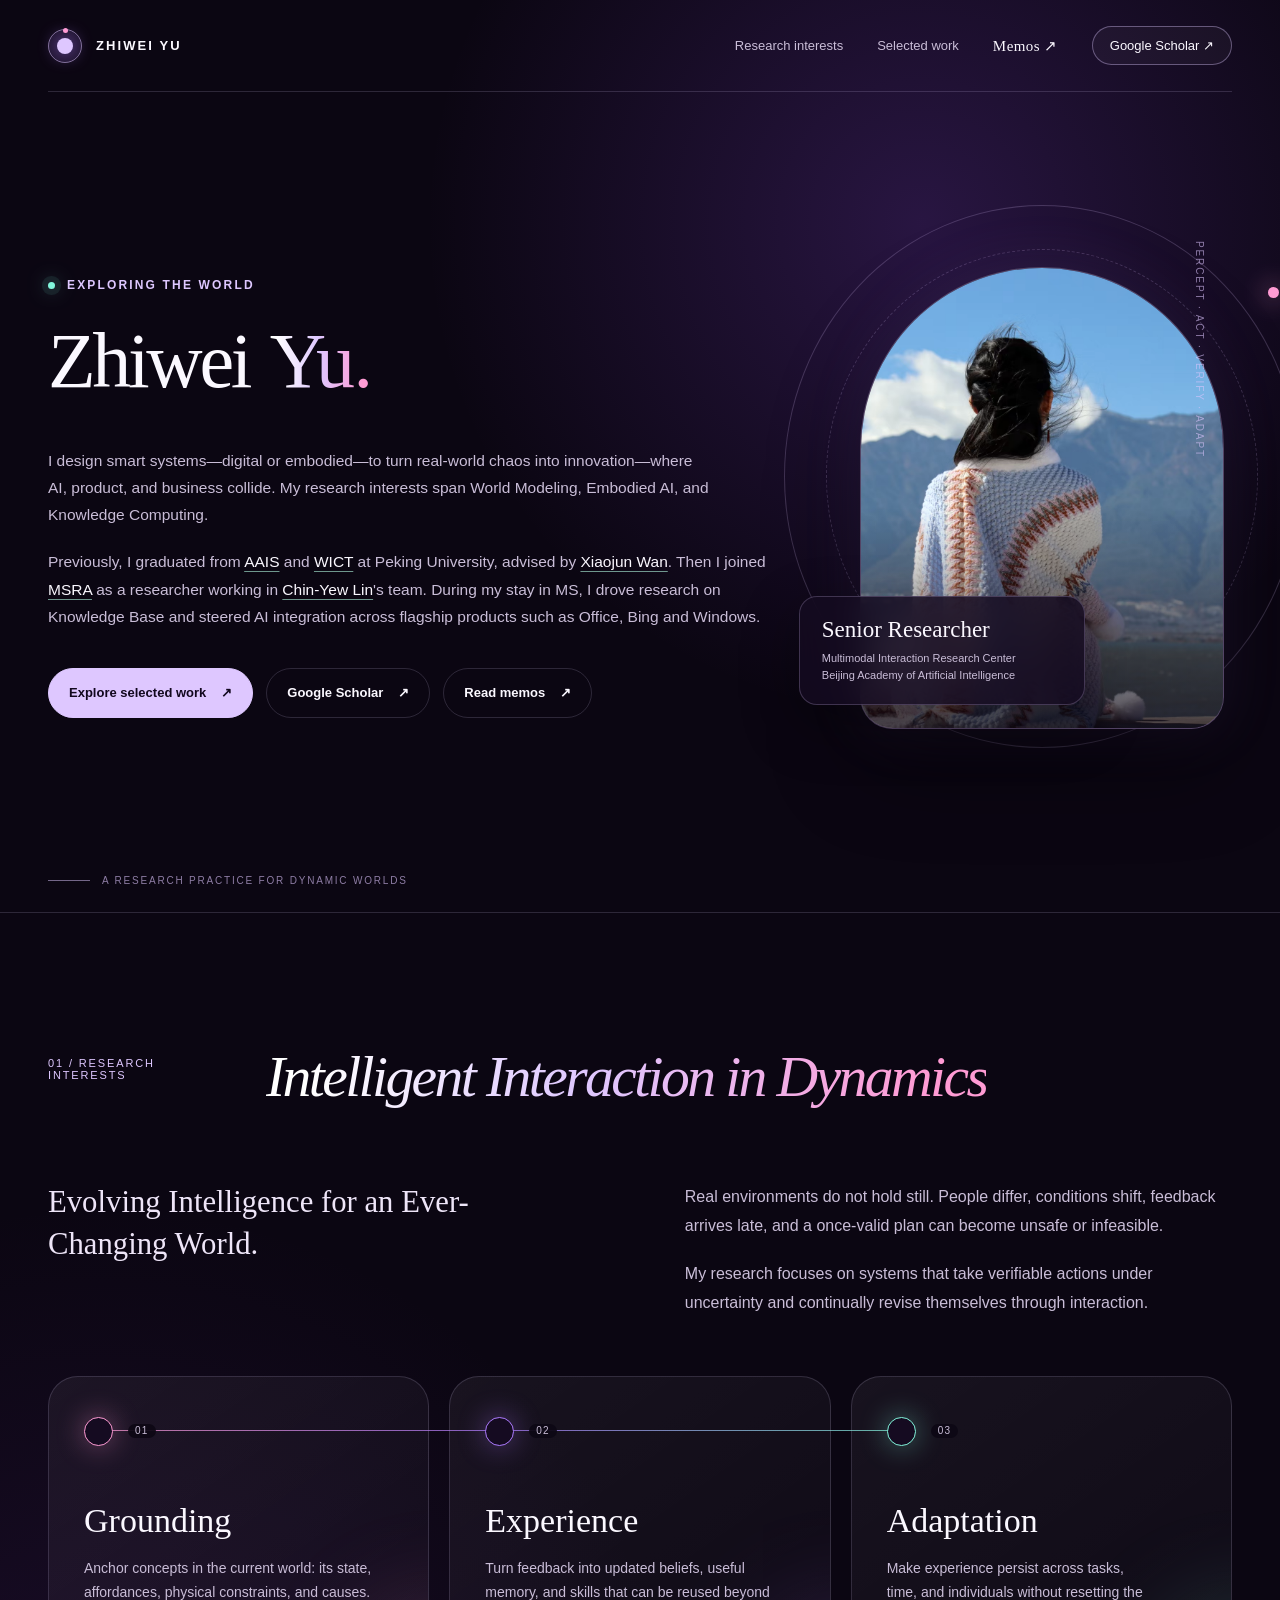
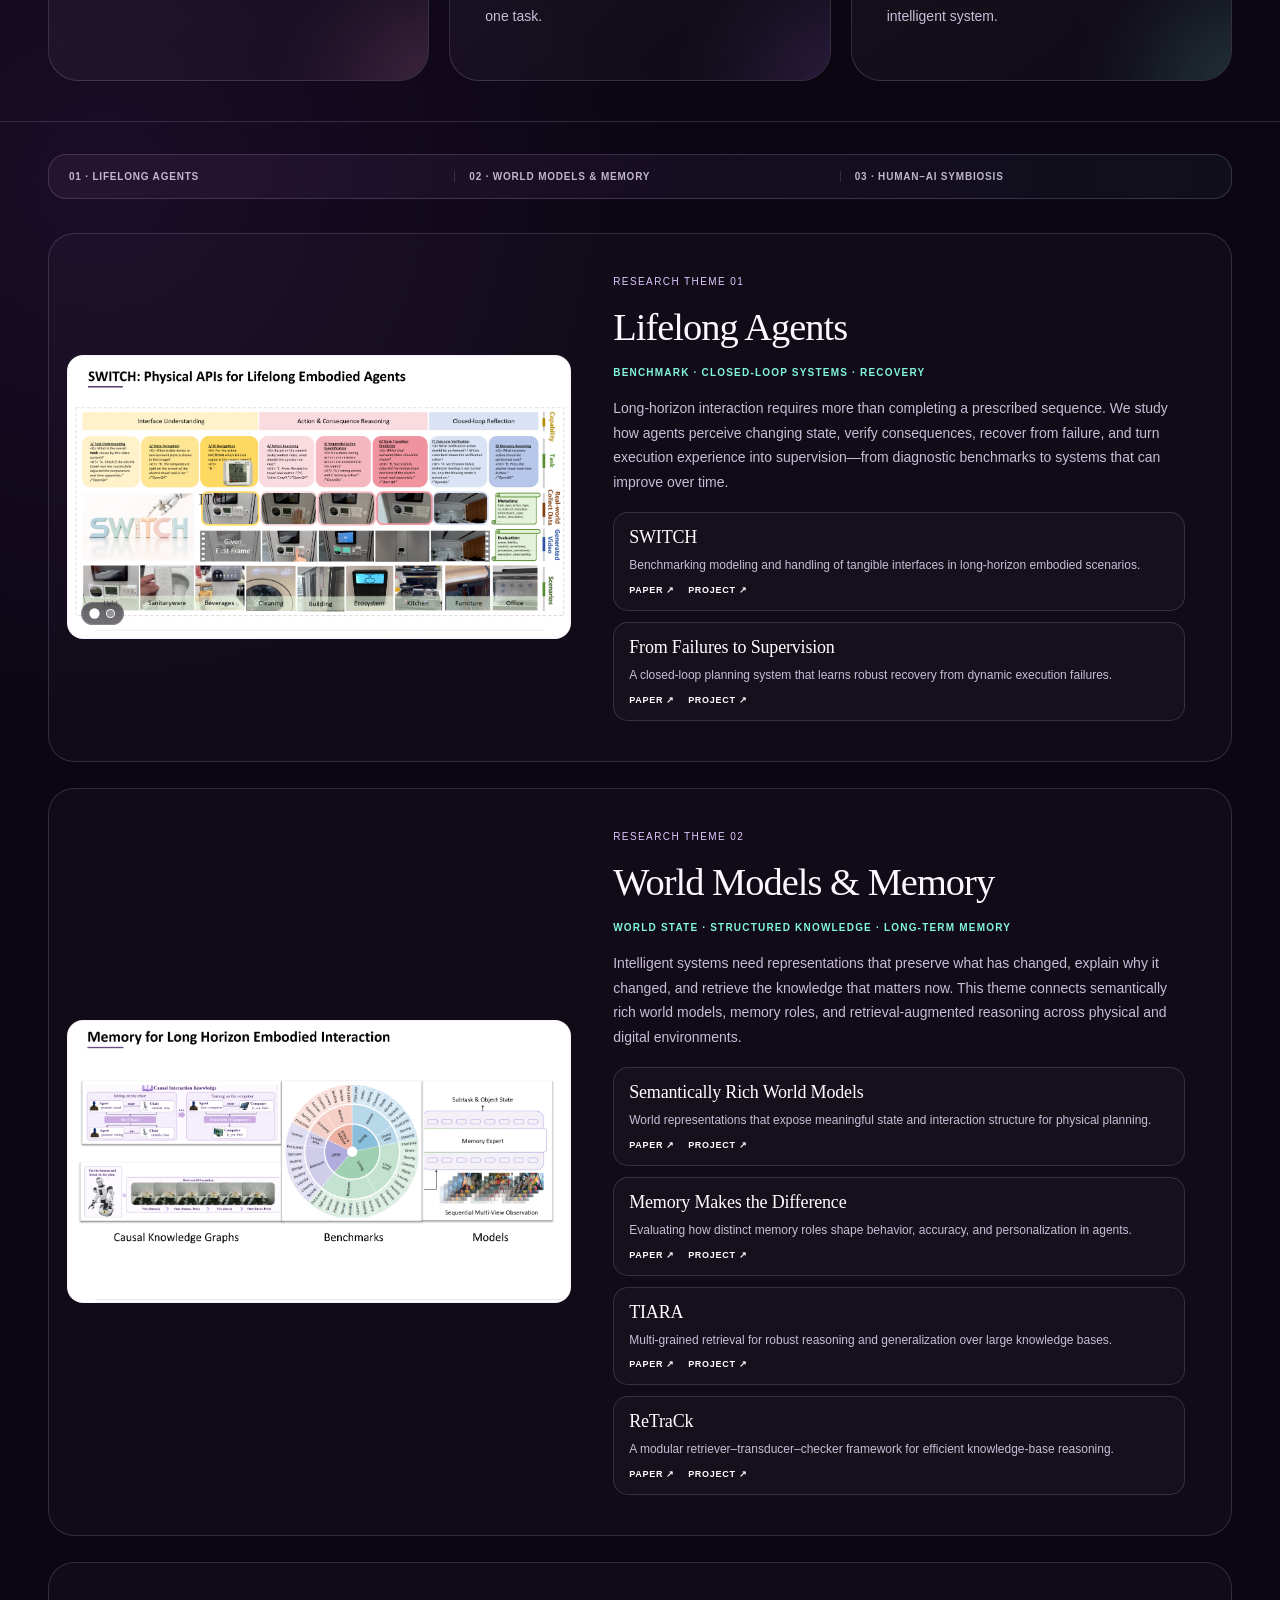
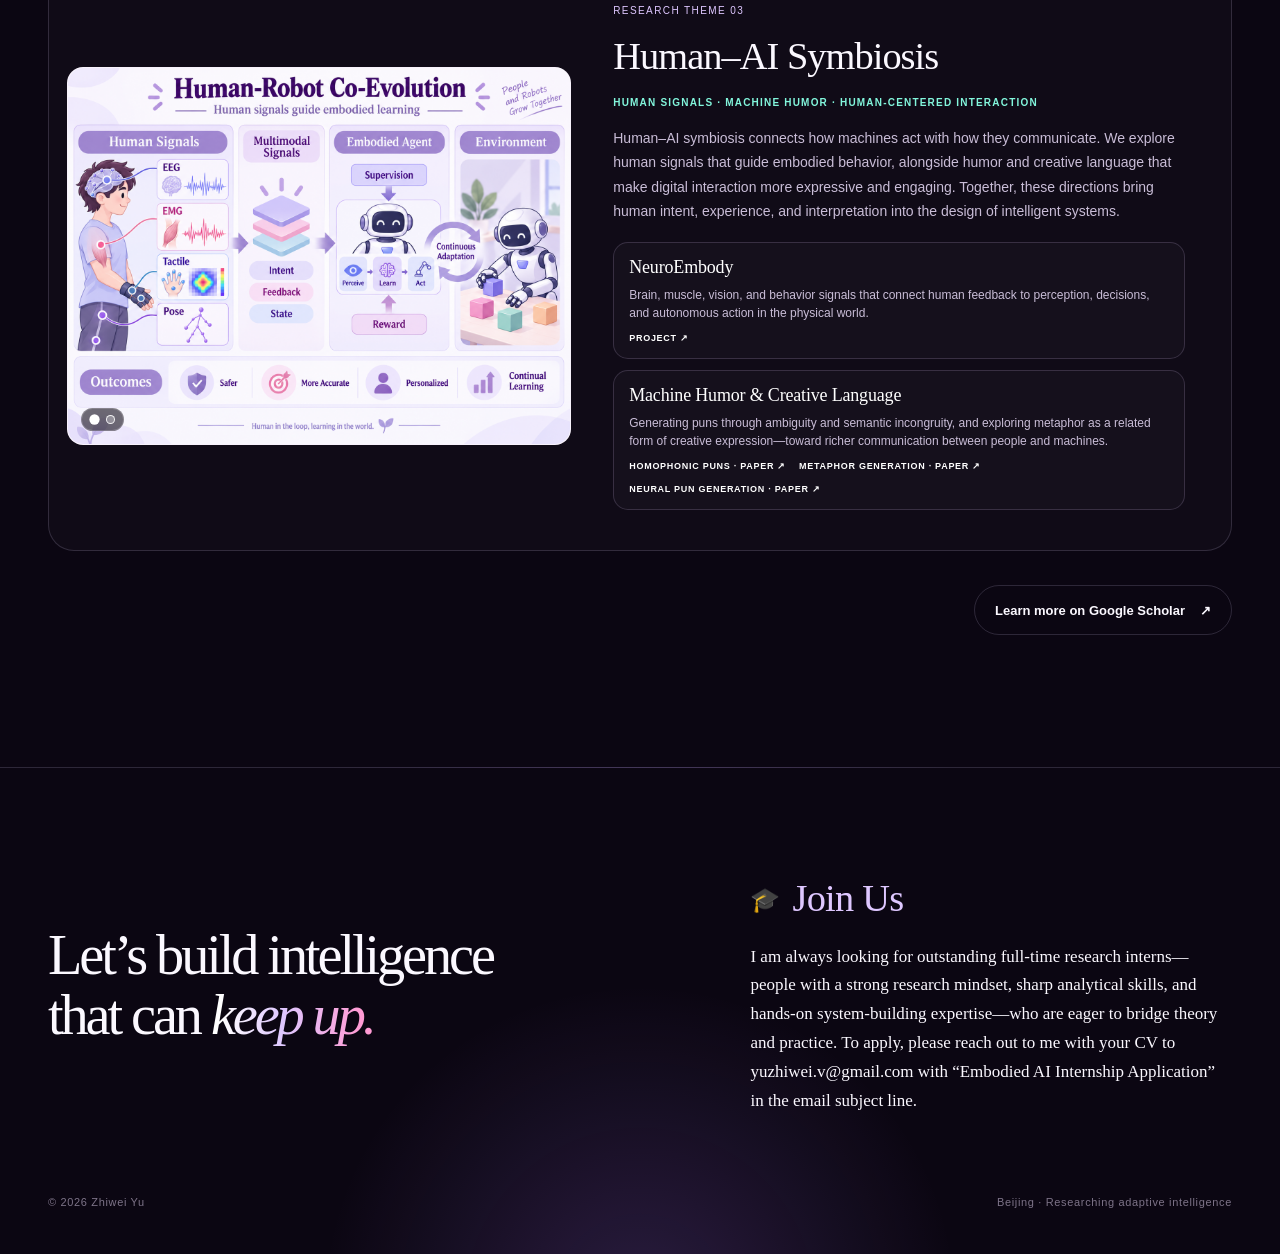
<file: index.html>
<!doctype html>
<html lang="en">
  <head>
    <meta charset="utf-8" />
    <meta name="viewport" content="width=device-width, initial-scale=1" />
    <meta
      name="description"
      content="Zhiwei Yu studies closed-loop, long-horizon intelligent interaction through world models, embodied AI, memory, and adaptation."
    />
    <meta name="theme-color" content="#0b0612" />
    <link rel="canonical" href="https://yuzhiwei-v.github.io/" />
    <link rel="icon" type="image/svg+xml" href="data:image/svg+xml,%3Csvg xmlns='http://www.w3.org/2000/svg' viewBox='0 0 64 64'%3E%3Crect width='64' height='64' rx='18' fill='%230b0612'/%3E%3Ccircle cx='32' cy='32' r='18' fill='none' stroke='%23ad7bff' stroke-width='4'/%3E%3Ccircle cx='32' cy='32' r='7' fill='%2382f6dc'/%3E%3C/svg%3E" />
    <link rel="stylesheet" href="./styles.css" />
    <script src="./gallery.js" defer></script>
    <meta property="og:type" content="website" />
    <meta property="og:url" content="https://yuzhiwei-v.github.io/" />
    <meta property="og:title" content="Zhiwei Yu · Intelligent Interaction in Dynamics" />
    <meta
      property="og:description"
      content="Closed-loop intelligence for long-horizon interaction in changing environments."
    />
    <meta name="twitter:card" content="summary_large_image" />
    <meta name="twitter:title" content="Zhiwei Yu · Intelligent Interaction in Dynamics" />
    <meta
      name="twitter:description"
      content="Closed-loop intelligence for long-horizon interaction in changing environments."
    />
    <title>Zhiwei Yu · Intelligent Interaction in Dynamics</title>
  </head>
  <body>
    <a class="skip-link" href="#main-content">Skip to content</a>
    <div class="aurora" aria-hidden="true"></div>

    <header class="site-header shell">
      <nav class="nav" aria-label="Primary navigation">
        <a class="brand" href="#top" aria-label="Zhiwei Yu home">
          <span class="brand-orbit" aria-hidden="true"></span>
          Zhiwei Yu
        </a>
        <div class="nav-links">
          <a data-secondary href="#interests">Research interests</a>
          <a data-secondary href="#work">Selected work</a>
          <a class="memo-link" href="./memos/index.html">Memos <span aria-hidden="true">↗</span></a>
          <a
            class="scholar-link"
            href="https://scholar.google.com/citations?user=h6rZDMkAAAAJ&hl=en"
            target="_blank"
            rel="noreferrer"
          >
            Google Scholar <span aria-hidden="true">↗</span>
          </a>
        </div>
      </nav>
    </header>

    <main id="main-content">
      <section class="hero shell" id="top">
        <div class="hero-content">
          <p class="eyebrow">
            <span class="pulse" aria-hidden="true"></span>
            Exploring the world
          </p>
          <h1>Zhiwei <em>Yu.</em></h1>
          <div class="hero-about-copy">
            <p>
              I design smart systems—digital or embodied—to turn real-world chaos into innovation—where AI, product,
              and business collide. My research interests span World Modeling, Embodied AI, and Knowledge Computing.
            </p>
            <p>
              Previously, I graduated from
              <a href="http://www.aais.pku.edu.cn/" target="_blank" rel="noreferrer">AAIS</a> and
              <a href="https://www.wict.pku.edu.cn/" target="_blank" rel="noreferrer">WICT</a> at Peking University,
              advised by <a href="https://wanxiaojun.github.io/" target="_blank" rel="noreferrer">Xiaojun Wan</a>.
              Then I joined
              <a href="https://www.microsoft.com/en-us/research/lab/microsoft-research-asia" target="_blank" rel="noreferrer">MSRA</a>
              as a researcher working in
              <a href="https://scholar.google.com/citations?hl=zh-CN&amp;user=cDF07aYAAAAJ&amp;view_op=list_works" target="_blank" rel="noreferrer">Chin-Yew Lin</a>'s
              team. During my stay in MS, I drove research on Knowledge Base and steered AI integration across flagship
              products such as Office, Bing and Windows.
            </p>
          </div>
          <div class="hero-actions">
            <a class="button button-primary" href="#work">
              Explore selected work <span aria-hidden="true">↗</span>
            </a>
            <a
              class="button"
              href="https://scholar.google.com/citations?user=h6rZDMkAAAAJ&hl=en"
              target="_blank"
              rel="noreferrer"
            >
              Google Scholar <span aria-hidden="true">↗</span>
            </a>
            <a class="button" href="./memos/index.html">
              Read memos <span aria-hidden="true">↗</span>
            </a>
          </div>
        </div>

        <div class="portrait-system">
          <div class="portrait-halo" aria-hidden="true"></div>
          <div class="portrait-frame">
            <img src="./assets/images/zhiwei-world.jpg" alt="Zhiwei Yu looking toward a mountain landscape" />
          </div>
          <div class="identity-card">
            <span class="identity-role">Senior Researcher</span>
            <span>Multimodal Interaction Research Center</span>
            <span>Beijing Academy of Artificial Intelligence</span>
          </div>
          <span class="trajectory-label" aria-hidden="true">Percept · Act · Verify · Adapt</span>
        </div>
        <p class="scroll-note">A research practice for dynamic worlds</p>
      </section>

      <section class="section" id="interests">
        <div class="shell">
          <div class="section-heading">
            <p class="section-index">01 / Research interests</p>
            <h2><em>Intelligent Interaction in Dynamics</em></h2>
          </div>

          <div class="thesis-intro">
            <p class="thesis-lead">
              Evolving Intelligence for an Ever-Changing World.
            </p>
            <div class="thesis-copy">
              <p>
                Real environments do not hold still. People differ, conditions shift, feedback arrives late, and a
                once-valid plan can become unsafe or infeasible.
              </p>
              <p>
                My research focuses on systems that take verifiable actions under uncertainty and continually revise
                themselves through interaction.
              </p>
            </div>
          </div>

          <div class="interaction-loop" aria-label="Grounding, experience, and adaptation interaction loop">
            <article class="pillar pillar-grounding">
              <div class="node" aria-hidden="true"></div>
              <span class="pillar-number">01</span>
              <h3>Grounding</h3>
              <p>Anchor concepts in the current world: its state, affordances, physical constraints, and causes.</p>
            </article>
            <article class="pillar pillar-experience">
              <div class="node" aria-hidden="true"></div>
              <span class="pillar-number">02</span>
              <h3>Experience</h3>
              <p>Turn feedback into updated beliefs, useful memory, and skills that can be reused beyond one task.</p>
            </article>
            <article class="pillar pillar-adaptation">
              <div class="node" aria-hidden="true"></div>
              <span class="pillar-number">03</span>
              <h3>Adaptation</h3>
              <p>Make experience persist across tasks, time, and individuals without resetting the intelligent system.</p>
            </article>
          </div>
        </div>
      </section>

      <section class="section" id="work">
        <div class="shell">
          <div class="research-loop-strip" aria-label="Research themes">
            <span>01 · Lifelong Agents</span>
            <span>02 · World Models &amp; Memory</span>
            <span>03 · Human–AI Symbiosis</span>
          </div>

          <div class="works-grid">
            <article class="work-card work-card--clustered">
              <div
                class="work-media work-gallery"
                data-gallery
                role="region"
                aria-roledescription="carousel"
                aria-label="Lifelong Agents research visuals"
              >
                <div class="work-gallery-track" aria-live="polite">
                  <figure class="work-slide" id="switch-slide-1">
                    <img
                      class="demo-image"
                      src="./assets/images/work-switch.png"
                      alt="SWITCH benchmark spanning interface understanding, action reasoning, verification, and recovery"
                      loading="lazy"
                    />
                  </figure>
                  <figure class="work-slide" id="switch-slide-2" hidden>
                    <img
                      class="demo-image"
                      src="./assets/images/work-switch-long-horizon-planning.png"
                      alt="Robust long-horizon embodied planning through memory, DynamicEnvPlan, and recovery supervision"
                      loading="lazy"
                    />
                  </figure>
                </div>
                <div class="work-gallery-dots" role="group" aria-label="Choose a Lifelong Agents visual">
                  <button
                    class="work-gallery-dot is-active"
                    type="button"
                    aria-label="Show Lifelong Agents visual 1 of 2"
                    aria-controls="switch-slide-1"
                    aria-current="true"
                  ></button>
                  <button
                    class="work-gallery-dot"
                    type="button"
                    aria-label="Show Lifelong Agents visual 2 of 2"
                    aria-controls="switch-slide-2"
                  ></button>
                </div>
              </div>
              <div class="work-content">
                <p class="work-meta">Research theme 01</p>
                <h3>Lifelong Agents</h3>
                <p class="work-phase">Benchmark · Closed-loop systems · Recovery</p>
                <p class="work-description">
                  Long-horizon interaction requires more than completing a prescribed sequence. We study how agents
                  perceive changing state, verify consequences, recover from failure, and turn execution experience into
                  supervision—from diagnostic benchmarks to systems that can improve over time.
                </p>

                <div class="work-cluster-list">
                  <section class="work-cluster-item" aria-labelledby="switch-title">
                    <div class="work-cluster-head">
                      <h4 id="switch-title">SWITCH</h4>
                      <span class="work-publication-status">v0 · ICLR 2026 Lifelong Agents</span>
                      <span class="work-publication-status">v1 · EMNLP 2026</span>
                    </div>
                    <p>Benchmarking modeling and handling of tangible interfaces in long-horizon embodied scenarios.</p>
                    <div class="work-cluster-links">
                      <a href="https://arxiv.org/pdf/2511.17649" target="_blank" rel="noreferrer">Paper <span aria-hidden="true">↗</span></a>
                      <a href="https://huggingface.co/datasets/BAAI-Agents/SWITCH" target="_blank" rel="noreferrer">Project <span aria-hidden="true">↗</span></a>
                    </div>
                  </section>

                  <section class="work-cluster-item" aria-labelledby="dynamicenvplan-title">
                    <div class="work-cluster-head">
                      <h4 id="dynamicenvplan-title">From Failures to Supervision</h4>
                      <span class="work-publication-status">Under review</span>
                    </div>
                    <p>A closed-loop planning system that learns robust recovery from dynamic execution failures.</p>
                    <div class="work-cluster-links">
                      <a href="https://arxiv.org/pdf/2608.00613" target="_blank" rel="noreferrer">Paper <span aria-hidden="true">↗</span></a>
                      <a href="https://github.com/yuzhiwei-v/DynamicEnvPlan-for-Robust-Long-Horizon-Embodied-Planning" target="_blank" rel="noreferrer">Project <span aria-hidden="true">↗</span></a>
                    </div>
                  </section>
                </div>
              </div>
            </article>

            <article class="work-card work-card--clustered">
              <div class="work-media work-gallery">
                <div class="work-gallery-track">
                  <figure class="work-slide" id="memory-slide-1">
                    <img
                      class="demo-image"
                      src="./assets/images/work-memory.png"
                      alt="Memory for long-horizon embodied interaction across causal knowledge graphs, benchmarks, and models"
                      loading="lazy"
                    />
                  </figure>
                </div>
              </div>
              <div class="work-content">
                <p class="work-meta">Research theme 02</p>
                <h3>World Models &amp; Memory</h3>
                <p class="work-phase">World state · Structured knowledge · Long-term memory</p>
                <p class="work-description">
                  Intelligent systems need representations that preserve what has changed, explain why it changed, and
                  retrieve the knowledge that matters now. This theme connects semantically rich world models, memory
                  roles, and retrieval-augmented reasoning across physical and digital environments.
                </p>

                <div class="work-cluster-list">
                  <section class="work-cluster-item" aria-labelledby="world-model-title">
                    <div class="work-cluster-head">
                      <h4 id="world-model-title">Semantically Rich World Models</h4>
                      <span class="work-publication-status">Under review · ICLR 2027</span>
                    </div>
                    <p>World representations that expose meaningful state and interaction structure for physical planning.</p>
                    <div class="work-cluster-links">
                      <a href="https://arxiv.org/pdf/2608.22294" target="_blank" rel="noreferrer">Paper <span aria-hidden="true">↗</span></a>
                      <a href="https://calebcheng819.github.io/SR-WM-Project-Page/" target="_blank" rel="noreferrer">Project <span aria-hidden="true">↗</span></a>
                    </div>
                  </section>

                  <section class="work-cluster-item" aria-labelledby="memory-roles-title">
                    <div class="work-cluster-head">
                      <h4 id="memory-roles-title">Memory Makes the Difference</h4>
                      <span class="work-publication-status">EMNLP 2026 · GLM Workshop</span>
                    </div>
                    <p>Evaluating how distinct memory roles shape behavior, accuracy, and personalization in agents.</p>
                    <div class="work-cluster-links">
                      <a href="https://arxiv.org/pdf/2606.25361" target="_blank" rel="noreferrer">Paper <span aria-hidden="true">↗</span></a>
                      <a href="https://github.com/audreycs/MemoryEffect" target="_blank" rel="noreferrer">Project <span aria-hidden="true">↗</span></a>
                    </div>
                  </section>

                  <section class="work-cluster-item" aria-labelledby="tiara-title">
                    <div class="work-cluster-head">
                      <h4 id="tiara-title">TIARA</h4>
                      <span class="work-publication-status">EMNLP 2022</span>
                    </div>
                    <p>Multi-grained retrieval for robust reasoning and generalization over large knowledge bases.</p>
                    <div class="work-cluster-links">
                      <a href="https://aclanthology.org/2022.emnlp-main.555/" target="_blank" rel="noreferrer">Paper <span aria-hidden="true">↗</span></a>
                      <a href="https://github.com/microsoft/KC/tree/main/papers/TIARA" target="_blank" rel="noreferrer">Project <span aria-hidden="true">↗</span></a>
                    </div>
                  </section>

                  <section class="work-cluster-item" aria-labelledby="retrack-title">
                    <div class="work-cluster-head">
                      <h4 id="retrack-title">ReTraCk</h4>
                      <span class="work-publication-status">ACL-IJCNLP 2021 · Demo</span>
                    </div>
                    <p>A modular retriever–transducer–checker framework for efficient knowledge-base reasoning.</p>
                    <div class="work-cluster-links">
                      <a href="https://aclanthology.org/2021.acl-demo.39/" target="_blank" rel="noreferrer">Paper <span aria-hidden="true">↗</span></a>
                      <a href="https://github.com/microsoft/KC/tree/main/papers/ReTraCk" target="_blank" rel="noreferrer">Project <span aria-hidden="true">↗</span></a>
                    </div>
                  </section>
                </div>
              </div>
            </article>

            <article class="work-card work-card--clustered">
              <div class="work-media work-gallery work-gallery--symbiosis" data-gallery role="region" aria-roledescription="carousel" aria-label="Human–AI Symbiosis research visuals">
                <div class="work-gallery-track" aria-live="polite">
                  <figure class="work-slide" id="symbiosis-slide-1">
                    <img
                      class="demo-image"
                      src="./assets/images/work-human-robot-co-evolution.png"
                      alt="Human–robot co-evolution: EEG, EMG, tactile and pose signals guide embodied learning and continuous adaptation"
                      loading="lazy"
                    />
                  </figure>
                  <figure class="work-slide" id="symbiosis-slide-2" hidden>
                    <img class="demo-image" src="./assets/images/work-machine-humor.png" alt="Machine humor under Human–AI Symbiosis: pun, metaphor, irony and homophonic rewriting through human creativity and AI augmentation" loading="lazy" />
                  </figure>
                </div>
                <div class="work-gallery-dots" role="group" aria-label="Choose a Human–AI Symbiosis visual">
                  <button class="work-gallery-dot is-active" type="button" aria-label="Show Human–Robot Co-Evolution" aria-controls="symbiosis-slide-1" aria-current="true"></button>
                  <button class="work-gallery-dot" type="button" aria-label="Show Machine Humor" aria-controls="symbiosis-slide-2"></button>
                </div>
              </div>
              <div class="work-content">
                <p class="work-meta">Research theme 03</p>
                <h3>Human–AI Symbiosis</h3>
                <p class="work-phase">Human signals · Machine humor · Human-centered interaction</p>
                <p class="work-description">
                  Human–AI symbiosis connects how machines act with how they communicate. We explore human signals
                  that guide embodied behavior, alongside humor and creative language that make digital interaction
                  more expressive and engaging. Together, these directions bring human intent, experience, and
                  interpretation into the design of intelligent systems.
                </p>

                <div class="work-cluster-list">
                  <section class="work-cluster-item" aria-labelledby="neuroembody-title">
                    <div class="work-cluster-head">
                      <h4 id="neuroembody-title">NeuroEmbody</h4>
                      <span class="work-publication-status">Ongoing</span>
                    </div>
                    <p>Brain, muscle, vision, and behavior signals that connect human feedback to perception, decisions,
                      and autonomous action in the physical world.</p>
                    <div class="work-cluster-links">
                      <a href="https://braintoken.baai.ac.cn/dataset/NeuroEmbody_A_Large_Scale_Embodied_Multimodal_Dataset_of_Brain_Muscle_Vision_and_Behavior" target="_blank" rel="noreferrer">Project <span aria-hidden="true">↗</span></a>
                    </div>
                  </section>
                  <section class="work-cluster-item" aria-labelledby="machine-humor-title">
                    <div class="work-cluster-head">
                      <h4 id="machine-humor-title">Machine Humor &amp; Creative Language</h4>
                    </div>
                    <p>Generating puns through ambiguity and semantic incongruity, and exploring metaphor as a related
                      form of creative expression—toward richer communication between people and machines.</p>
                    <div class="work-cluster-links">
                      <a href="https://aclanthology.org/2020.emnlp-main.229/" target="_blank" rel="noreferrer" title="Homophonic Pun Generation with Lexically Constrained Rewriting">Homophonic Puns · Paper <span aria-hidden="true">↗</span></a>
                      <a href="https://aclanthology.org/N19-1092/" target="_blank" rel="noreferrer" title="How to Avoid Sentences Spelling Boring? Towards a Neural Approach to Unsupervised Metaphor Generation">Metaphor Generation · Paper <span aria-hidden="true">↗</span></a>
                      <a href="https://aclanthology.org/P18-1153/" target="_blank" rel="noreferrer" title="A Neural Approach to Pun Generation">Neural Pun Generation · Paper <span aria-hidden="true">↗</span></a>
                    </div>
                  </section>
                </div>
              </div>
            </article>
          </div>

          <div class="work-more">
            <a
              class="button"
              href="https://scholar.google.com/citations?user=h6rZDMkAAAAJ&hl=en"
              target="_blank"
              rel="noreferrer"
            >
              Learn more on Google Scholar <span aria-hidden="true">↗</span>
            </a>
          </div>
        </div>
      </section>

    </main>

    <footer id="contact">
      <div class="shell">
        <div class="footer-call">
          <h2>Let’s build intelligence that can <em>keep up.</em></h2>
          <section class="join-us" aria-labelledby="join-us-title">
            <div class="join-us-heading">
              <span aria-hidden="true">🎓</span>
              <h2 id="join-us-title">Join Us</h2>
            </div>
            <p>
              I am always looking for outstanding full-time research interns—people with a strong research mindset,
              sharp analytical skills, and hands-on system-building expertise—who are eager to bridge theory and
              practice. To apply, please reach out to me with your CV to yuzhiwei.v@gmail.com with
              “Embodied AI Internship Application” in the email subject line.
            </p>
          </section>
        </div>
        <div class="footer-bottom">
          <span>© 2026 Zhiwei Yu</span>
          <span>Beijing · Researching adaptive intelligence</span>
        </div>
      </div>
    </footer>
  </body>
</html>
</file>
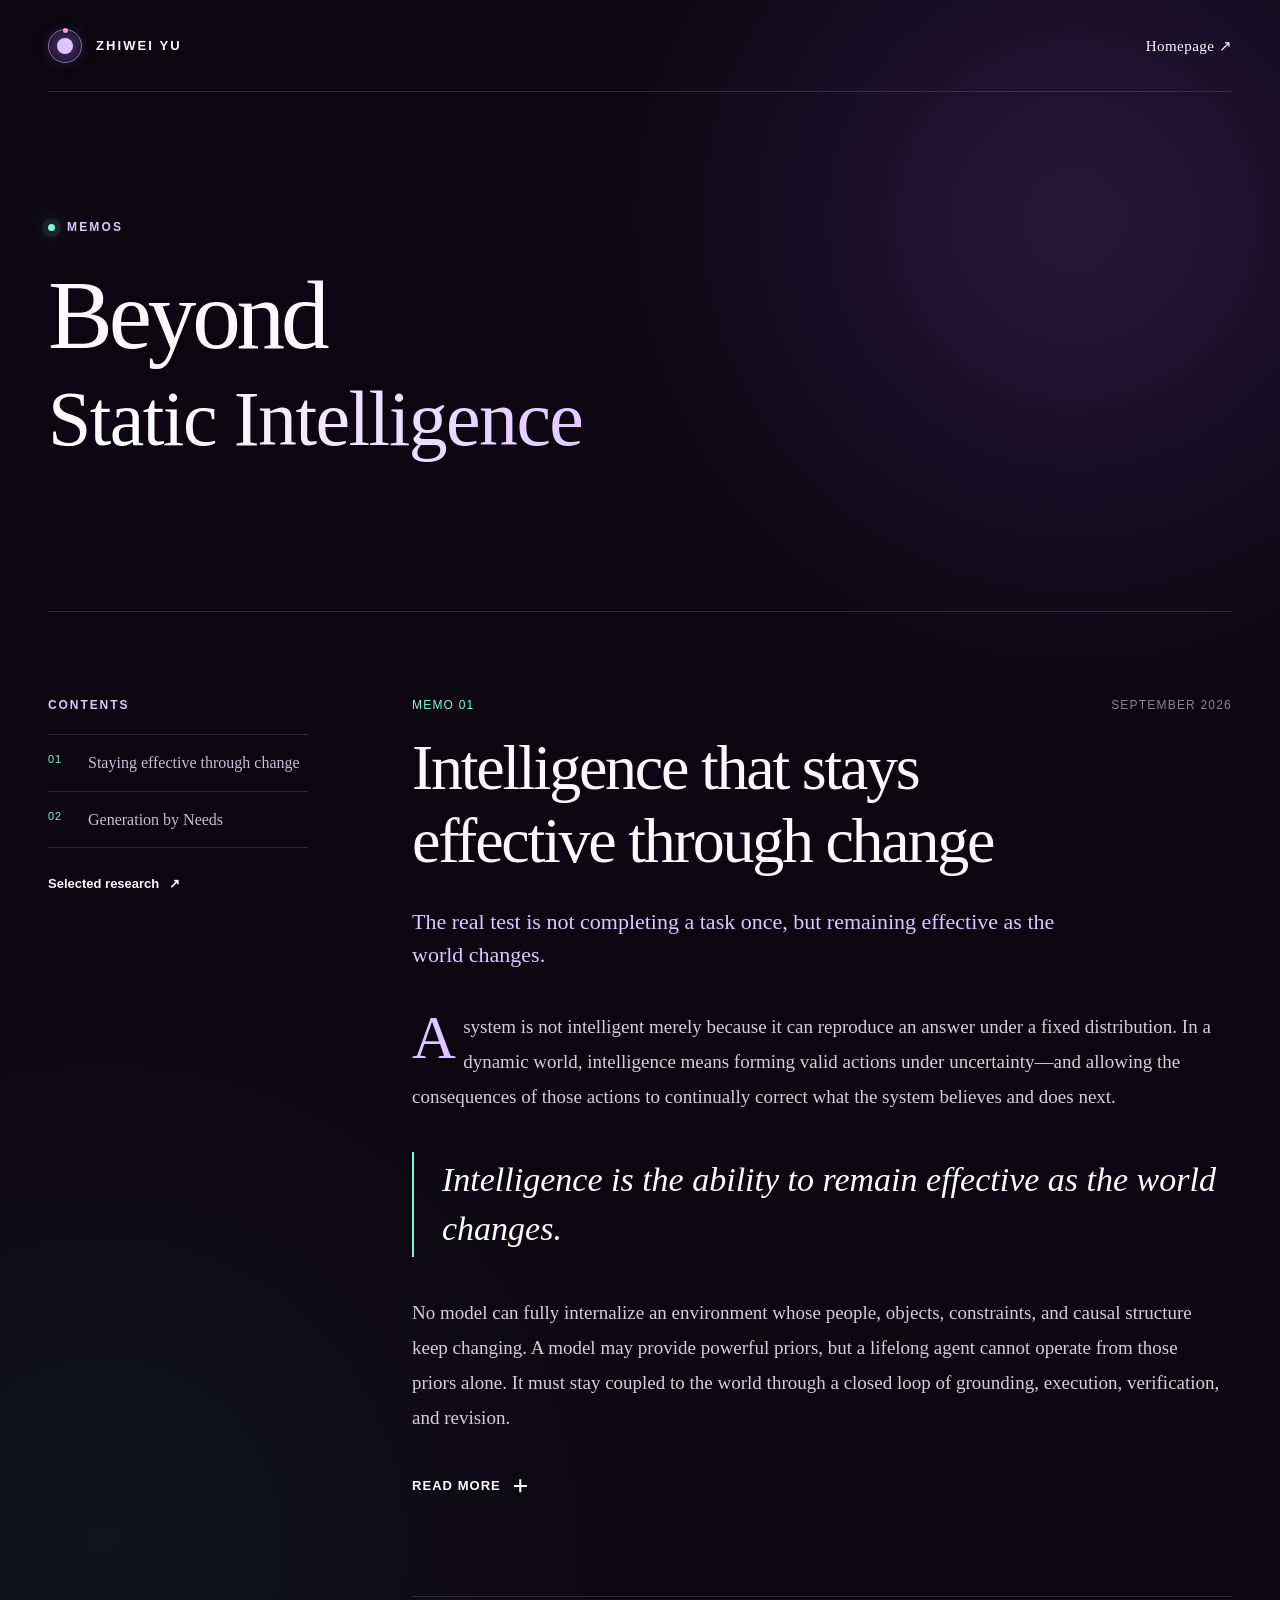
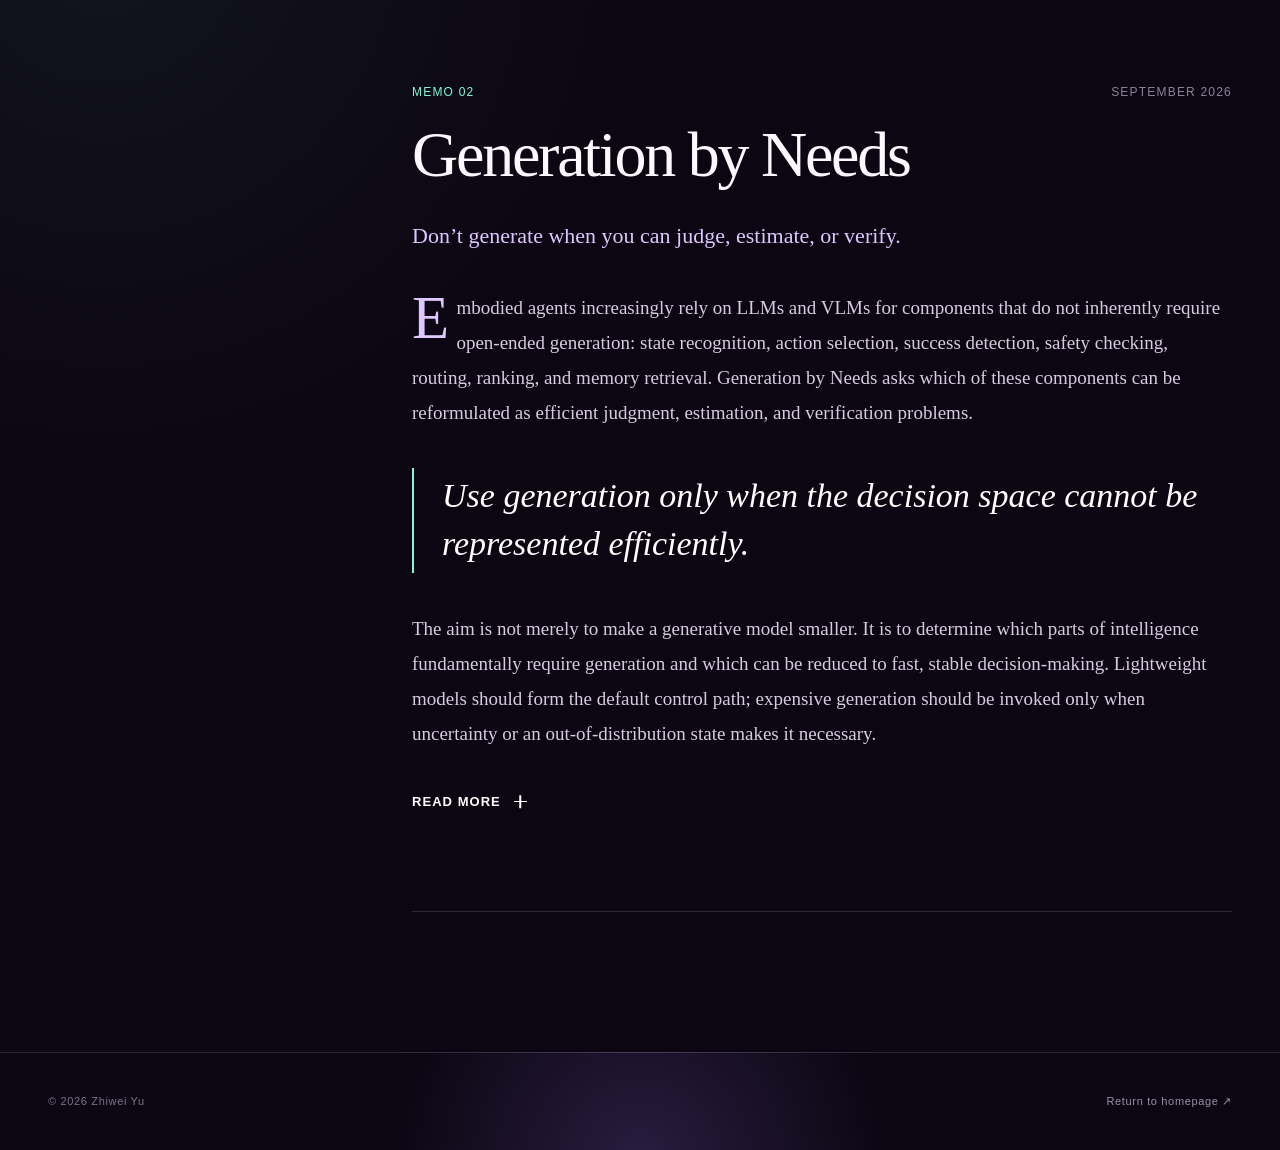
<file: memos/index.html>
<!doctype html>
<html lang="en">
  <head>
    <meta charset="utf-8" />
    <meta name="viewport" content="width=device-width, initial-scale=1" />
    <meta
      name="description"
      content="Memos by Zhiwei Yu on closed-loop intelligence, long-horizon interaction, memory, and adaptation."
    />
    <meta name="theme-color" content="#0b0612" />
    <link rel="canonical" href="https://yuzhiwei-v.github.io/memos/" />
    <link rel="icon" type="image/svg+xml" href="data:image/svg+xml,%3Csvg xmlns='http://www.w3.org/2000/svg' viewBox='0 0 64 64'%3E%3Crect width='64' height='64' rx='18' fill='%230b0612'/%3E%3Ccircle cx='32' cy='32' r='18' fill='none' stroke='%23ad7bff' stroke-width='4'/%3E%3Ccircle cx='32' cy='32' r='7' fill='%2382f6dc'/%3E%3C/svg%3E" />
    <link rel="stylesheet" href="../styles.css" />
    <link rel="stylesheet" href="./memos.css" />
    <meta property="og:type" content="website" />
    <meta property="og:url" content="https://yuzhiwei-v.github.io/memos/" />
    <meta property="og:title" content="Memos · Zhiwei Yu" />
    <meta
      property="og:description"
      content="Working notes on closed-loop intelligence, long-horizon interaction, memory, and adaptation."
    />
    <title>Memos · Zhiwei Yu</title>
  </head>
  <body class="memo-body">
    <a class="skip-link" href="#memo-content">Skip to memos</a>
    <div class="aurora" aria-hidden="true"></div>

    <header class="site-header shell">
      <nav class="nav" aria-label="Memo navigation">
        <a class="brand" href="../index.html" aria-label="Back to Zhiwei Yu home">
          <span class="brand-orbit" aria-hidden="true"></span>
          Zhiwei Yu
        </a>
        <div class="nav-links memo-nav-links">
          <a class="memo-link" href="../index.html">
            Homepage <span aria-hidden="true">↗</span>
          </a>
        </div>
      </nav>
    </header>

    <main class="memo-main shell" id="memo-content">
      <section class="memo-hero">
        <div class="memo-hero-copy">
          <p class="eyebrow"><span class="pulse" aria-hidden="true"></span> Memos</p>
          <h1>Beyond <em>Static Intelligence</em></h1>
        </div>
      </section>

      <div class="memo-layout">
        <aside class="memo-index" aria-label="Memo index">
          <p class="memo-index-label">Contents</p>
          <ol>
            <li><a href="#staying-effective"><span>01</span> Staying effective through change</a></li>
            <li><a href="#generation-by-needs"><span>02</span> Generation by Needs</a></li>
            <!-- Memory memo hidden until it is ready for publication.
            <li><a href="#memory"><span>03</span> Memory across time</a></li>
            -->
          </ol>
          <a class="memo-home-link" href="../index.html#work">Selected research <span aria-hidden="true">↗</span></a>
        </aside>

        <div class="memo-feed">
          <article class="memo-entry" id="staying-effective">
            <header>
              <p class="memo-meta"><span>Memo 01</span><time datetime="2026-09">September 2026</time></p>
              <h2>Intelligence that stays effective through change</h2>
              <p class="memo-deck">The real test is not completing a task once, but remaining effective as the world changes.</p>
            </header>
            <div class="memo-preview">
              <p>
                A system is not intelligent merely because it can reproduce an answer under a fixed distribution. In a
                dynamic world, intelligence means forming valid actions under uncertainty—and allowing
                the consequences of those actions to continually correct what the system believes and does next.
              </p>
              <blockquote>
                Intelligence is the ability to remain effective as the world changes.
              </blockquote>
              <p>
                No model can fully internalize an environment whose people, objects, constraints, and causal structure
                keep changing. A model may provide powerful priors, but a lifelong agent cannot operate from those
                priors alone. It must stay coupled to the world through a closed loop of grounding, execution,
                verification, and revision.
              </p>
            </div>

            <div class="memo-fulltext" id="memo-01-full" hidden>
              <h3><span>01</span> Grounding: locate intelligence in the present world</h3>
              <p>
                Grounding is more than recognizing what is visible. The system must estimate the current state of the
                world, identify what actions are actually afforded, and distinguish correlation from causal influence.
                It needs to know not only that an object exists, but whether it can be moved now, what else that movement
                will affect, and which assumptions remain uncertain. Grounding turns abstract capability into a belief
                about this particular situation—a belief that can be tested by action.
              </p>

              <h3><span>02</span> Experience: convert interaction into evidence</h3>
              <p>
                Long-horizon tasks make every action an intervention. Execution changes the state; verification compares
                the observed result with the intended effect; feedback exposes what the agent misunderstood. A useful
                lifelong agent does not discard this history after an episode. It turns outcomes into updated beliefs,
                memories, and reusable skills, so that a failed attempt can become supervision and a successful recovery
                can become a future strategy.
              </p>
              <p>
                This is why closed-loop improvement matters more than isolated success. The agent should become better
                within the task as new evidence arrives, preserving continuity across many steps instead of repeatedly
                solving each moment from scratch.
              </p>

              <h3><span>03</span> Adaptation: make experience endure</h3>
              <p>
                Experience becomes valuable only when it continues to shape action. Adaptation must carry what was
                learned across tasks, across time, and across individuals without freezing it into a brittle rule. The
                goal is durable change: retaining causal knowledge and useful skills while remaining ready to revise
                them when the environment or the person changes.
              </p>
              <p>
                A lifelong agent therefore improves through a continuing loop: ground itself in the present world, act
                and verify over long horizons, consolidate the result into experience, and adapt that experience to the
                next situation. Intelligence is not a static property stored inside a model. It is a relationship with a
                changing world that must be renewed through interaction.
              </p>
            </div>
            <button class="memo-toggle" type="button" aria-expanded="false" aria-controls="memo-01-full">
              <span class="memo-toggle-label">Read More</span>
              <span class="memo-toggle-icon" aria-hidden="true"></span>
            </button>
          </article>

          <article class="memo-entry" id="generation-by-needs">
            <header>
              <p class="memo-meta"><span>Memo 02</span><time datetime="2026-09">September 2026</time></p>
              <h2>Generation by Needs</h2>
              <p class="memo-deck">Don’t generate when you can judge, estimate, or verify.</p>
            </header>
            <div class="memo-preview">
              <p>
                Embodied agents increasingly rely on LLMs and VLMs for components that do not inherently require
                open-ended generation: state recognition, action selection, success detection, safety checking,
                routing, ranking, and memory retrieval. Generation by Needs asks which of these components can be
                reformulated as efficient judgment, estimation, and verification problems.
              </p>
              <blockquote>Use generation only when the decision space cannot be represented efficiently.</blockquote>
              <p>
                The aim is not merely to make a generative model smaller. It is to determine which parts of intelligence
                fundamentally require generation and which can be reduced to fast, stable decision-making. Lightweight
                models should form the default control path; expensive generation should be invoked only when
                uncertainty or an out-of-distribution state makes it necessary.
              </p>
            </div>
            <div class="memo-fulltext" id="memo-02-full" hidden>
              <h3><span>01</span> From generation to decision</h3>
              <p>
                Many apparently generative modules have a constrained output space. Once that space is made explicit,
                the problem often becomes selection, prediction, scoring, or verification rather than decoding.
              </p>
              <ul class="memo-list">
                <li><strong>State understanding:</strong> classify or rank the current scene state and its transition.</li>
                <li><strong>Value estimation:</strong> replace reasoning-heavy scoring with a compact value or reward model.</li>
                <li><strong>Outcome verification:</strong> predict whether an action succeeded with a lightweight verifier.</li>
                <li><strong>Action selection:</strong> choose the next primitive from an available skill library instead of generating it.</li>
                <li><strong>Transition prediction:</strong> infer changes such as <em>Door: Closed → Open</em> directly from observations.</li>
                <li><strong>Memory selection:</strong> retrieve and score relevant experience instead of reasoning over the full history.</li>
              </ul>

              <h3><span>02</span> Why judgment, estimation, and verification?</h3>
              <p>
                A discriminative module can make one decision in a single forward pass. In a high-frequency control loop,
                lower latency is not only an efficiency gain: it allows the agent to observe, verify, and recover more
                often. Smaller decision models can also offer higher throughput, lower inference cost, more stable
                outputs, and easier deployment on edge devices and real robots.
              </p>
              <p>
                The tradeoff is flexibility. This formulation requires a reasonably defined decision or action space,
                task-specific positive and negative supervision, and reliable detection of unseen states. Classification
                boundaries may fail under distribution shift, so open-ended planning and novel instruction following
                should remain available when the fast path is uncertain.
              </p>

              <aside class="verification-note" role="note" aria-label="A note on verification">
                <p class="verification-note-label">Concept note · Verification</p>
                <p class="verification-note-title">Simple in principle. Still unresolved in practice.</p>
                <p>
                  Verification sounds straightforward: compare the intended outcome with what actually happened, then
                  decide whether an action succeeded. Yet current systems do not do this reliably. Real verification
                  must ground partial observations, distinguish execution failure from environmental change, calibrate
                  uncertainty, and recognize when the available evidence is insufficient. It is therefore not a solved
                  utility module, but a first-class research problem for closed-loop agents.
                </p>
              </aside>

              <h3><span>03</span> Embodied demonstrations</h3>
              <p>
                With privileged state and transition information, decision models can act quickly in simulation and
                generalize across tasks without repeatedly invoking open-ended generation. The unresolved challenge is
                the real world: useful information is partial, noisy, delayed, and rarely given in a form that a verifier
                or classifier can directly consume. How an embodied system can acquire reliable decision evidence from
                interaction remains an open problem.
              </p>
              <p>
                One direction is to build hierarchical decision architectures that decompose a difficult judgment into
                progressively grounded decisions, improving accuracy without giving up speed. Parallel evaluation and
                compressed state representations may further expand the capability boundary of decision models by
                considering more evidence within the same latency and compute budget.
              </p>

              <figure class="memo-video-slot">
                <video class="memo-video" controls preload="metadata" playsinline aria-label="JEV for robotics demo video">
                  <source src="../assets/videos/jev-for-robotics.mp4" type="video/mp4" />
                  Your browser does not support embedded video.
                </video>
                <figcaption>JEV for robotics</figcaption>
              </figure>

              <blockquote>How much generation does an embodied agent actually need?</blockquote>
              <p>
                Generation by Needs treats generation as a scarce capability rather than a default interface. The
                resulting design principle is simple: <strong>decide, don’t decode—until the situation truly demands it.</strong>
              </p>
            </div>
            <button class="memo-toggle" type="button" aria-expanded="false" aria-controls="memo-02-full">
              <span class="memo-toggle-label">Read More</span>
              <span class="memo-toggle-icon" aria-hidden="true"></span>
            </button>
          </article>

          <!-- Memory memo hidden until it is ready for publication.
          <article class="memo-entry" id="memory">
            <header>
              <p class="memo-meta"><span>Memo 03</span><time datetime="2026-09">September 2026</time></p>
              <h2>Memory Is How Intelligence Persists Through Time</h2>
              <p class="memo-deck">An agent must remember not only what happened, but what it changed.</p>
            </header>
            <div class="memo-preview">
              <p>
                Physical interaction unfolds across time. Objects leave view, completed steps continue to constrain the
                task, mistakes create obligations, and other actors change the world. An agent therefore needs more than
                a larger context window: it needs different forms of memory for task progress, world state, causal
                interaction knowledge, and consequences that still matter now.
              </p>
            </div>
            <div class="memo-fulltext" id="memo-03-full" hidden>
              <p>
                Causal memory gives the agent reusable knowledge of action preconditions and effects: what must be true
                before an action, and what should change afterward. It supports reasoning from cause to effect to plan
                ahead, and from effect back to cause to explain a failure, recover from it, or uncover a missing
                prerequisite. Long-horizon behavior depends on both directions.
              </p>
              <p>
                Working memory makes this knowledge actionable. Instead of replaying a long and redundant visual
                history, it should compress interaction into the task-relevant state: what has changed, what has been
                completed, what remains uncertain, and which errors are still unresolved. Good compression helps an
                agent detect deviation, correct itself, and resume the task without repeating the past.
              </p>
              <blockquote>Memory should not reproduce the past. It should preserve the consequences that still govern the next action.</blockquote>
              <p>
                Physical intelligence therefore needs a portfolio of memories: causal knowledge for transfer, episodic
                evidence for traceability, and compact working state for control. Their value is measured not by how much
                they store, but by whether they keep action grounded as the world changes.
              </p>
            </div>
            <button class="memo-toggle" type="button" aria-expanded="false" aria-controls="memo-03-full">
              <span class="memo-toggle-label">Read More</span>
              <span class="memo-toggle-icon" aria-hidden="true"></span>
            </button>
          </article>
          -->
        </div>
      </div>

    </main>

    <footer class="memo-footer">
      <div class="shell footer-bottom">
        <span>© 2026 Zhiwei Yu</span>
        <a href="../index.html">Return to homepage <span aria-hidden="true">↗</span></a>
      </div>
    </footer>

    <script>
      const memoButtons = document.querySelectorAll(".memo-toggle");

      function setMemoState(button, expanded) {
        const panel = document.getElementById(button.getAttribute("aria-controls"));
        const entry = button.closest(".memo-entry");
        if (!panel || !entry) return;

        button.setAttribute("aria-expanded", String(expanded));
        button.querySelector(".memo-toggle-label").textContent = expanded ? "Show Less" : "Read More";
        panel.hidden = !expanded;
        entry.classList.toggle("is-open", expanded);
      }

      memoButtons.forEach((button) => {
        button.addEventListener("click", () => {
          setMemoState(button, button.getAttribute("aria-expanded") !== "true");
        });
      });

      function openMemoFromHash() {
        if (!window.location.hash) return;
        const entry = document.querySelector(window.location.hash);
        const button = entry?.querySelector(".memo-toggle");
        if (button) setMemoState(button, true);
      }

      document.querySelectorAll('.memo-index a[href^="#"]').forEach((link) => {
        link.addEventListener("click", () => {
          const entry = document.querySelector(link.getAttribute("href"));
          const button = entry?.querySelector(".memo-toggle");
          if (button) setMemoState(button, true);
        });
      });

      window.addEventListener("hashchange", openMemoFromHash);
      openMemoFromHash();
    </script>
  </body>
</html>
</file>
<file: styles.css>
:root {
  --ink: #0b0612;
  --ink-soft: #150b21;
  --surface: rgba(27, 15, 40, 0.72);
  --line: rgba(225, 208, 255, 0.16);
  --text: #fbf8ff;
  --muted: #c9bdd7;
  --violet: #ad7bff;
  --lilac: #dec7ff;
  --pink: #ff9bd4;
  --mint: #82f6dc;
  --serif: Georgia, "Times New Roman", serif;
  --display-serif: "Palatino Linotype", "Book Antiqua", Palatino, Georgia, serif;
  --sans: Inter, ui-sans-serif, -apple-system, BlinkMacSystemFont, "Segoe UI", sans-serif;
}

* {
  box-sizing: border-box;
}

html {
  scroll-behavior: smooth;
  background: var(--ink);
}

body {
  margin: 0;
  min-width: 320px;
  overflow-x: hidden;
  color: var(--text);
  background:
    radial-gradient(circle at 72% 5%, rgba(145, 76, 235, 0.22), transparent 31rem),
    radial-gradient(circle at 8% 40%, rgba(87, 40, 130, 0.2), transparent 36rem),
    var(--ink);
  font-family: var(--sans);
  text-rendering: optimizeLegibility;
}

body::before {
  position: fixed;
  z-index: -3;
  inset: 0;
  content: "";
  opacity: 0.24;
  pointer-events: none;
  background-image:
    linear-gradient(rgba(255, 255, 255, 0.035) 1px, transparent 1px),
    linear-gradient(90deg, rgba(255, 255, 255, 0.035) 1px, transparent 1px);
  background-size: 72px 72px;
  mask-image: linear-gradient(to bottom, #000, transparent 76%);
}

a {
  color: inherit;
}

a:focus-visible {
  outline: 2px solid var(--mint);
  outline-offset: 4px;
}

.skip-link {
  position: fixed;
  z-index: 100;
  top: 14px;
  left: 14px;
  transform: translateY(-160%);
  padding: 10px 14px;
  border-radius: 999px;
  color: var(--ink);
  background: var(--mint);
  font-size: 13px;
  font-weight: 700;
  text-decoration: none;
}

.skip-link:focus {
  transform: translateY(0);
}

.aurora {
  position: fixed;
  z-index: -2;
  top: -18vh;
  right: -12vw;
  width: 58vw;
  min-width: 520px;
  aspect-ratio: 1;
  border-radius: 50%;
  opacity: 0.6;
  filter: blur(22px);
  pointer-events: none;
  background: conic-gradient(
    from 120deg,
    transparent,
    rgba(255, 155, 212, 0.12),
    rgba(173, 123, 255, 0.16),
    transparent 58%
  );
  animation: aurora-drift 18s ease-in-out infinite alternate;
}

.shell {
  width: min(1420px, calc(100% - 96px));
  margin: 0 auto;
}

.site-header {
  position: relative;
  z-index: 10;
}

.nav {
  display: flex;
  height: 92px;
  align-items: center;
  justify-content: space-between;
  border-bottom: 1px solid var(--line);
}

.brand {
  display: flex;
  align-items: center;
  gap: 14px;
  color: var(--text);
  font-size: 13px;
  font-weight: 750;
  letter-spacing: 0.16em;
  text-decoration: none;
  text-transform: uppercase;
}

.brand-orbit {
  position: relative;
  width: 34px;
  height: 34px;
  border: 1px solid rgba(222, 199, 255, 0.55);
  border-radius: 50%;
  box-shadow: inset 0 0 18px rgba(173, 123, 255, 0.16);
}

.brand-orbit::before,
.brand-orbit::after {
  position: absolute;
  border-radius: 50%;
  content: "";
}

.brand-orbit::before {
  inset: 8px;
  background: var(--lilac);
  box-shadow: 0 0 18px var(--violet);
}

.brand-orbit::after {
  top: -2px;
  left: 14px;
  width: 5px;
  height: 5px;
  background: var(--pink);
}

.nav-links {
  display: flex;
  align-items: center;
  gap: 34px;
}

.nav-links a {
  color: var(--muted);
  font-size: 13px;
  text-decoration: none;
  transition: color 180ms ease, border-color 180ms ease, background 180ms ease;
}

.nav-links a:hover {
  color: #fff;
}

.nav-links .scholar-link {
  padding: 11px 17px;
  border: 1px solid rgba(222, 199, 255, 0.38);
  border-radius: 999px;
  color: var(--text);
  background: rgba(255, 255, 255, 0.035);
}

.nav-links .memo-link {
  color: var(--text);
  font-family: var(--display-serif);
  font-size: 15px;
  letter-spacing: 0.03em;
}

.nav-links .memo-link:hover {
  color: var(--mint);
}

.nav-links .scholar-link:hover {
  border-color: rgba(222, 199, 255, 0.62);
  background: rgba(255, 255, 255, 0.06);
}

.hero {
  position: relative;
  display: grid;
  min-height: 820px;
  padding: 70px 0 78px;
  grid-template-columns: minmax(0, 1.35fr) minmax(380px, 0.65fr);
  align-items: center;
  gap: 6vw;
}

.hero-content {
  position: relative;
  z-index: 1;
}

.hero h1 {
  white-space: nowrap;
}

.eyebrow {
  display: flex;
  margin: 0 0 24px;
  align-items: center;
  gap: 12px;
  color: var(--lilac);
  font-size: 12px;
  font-weight: 750;
  letter-spacing: 0.18em;
  text-transform: uppercase;
}

.pulse {
  flex: 0 0 auto;
  width: 7px;
  height: 7px;
  border-radius: 50%;
  background: var(--mint);
  box-shadow: 0 0 0 6px rgba(130, 246, 220, 0.08), 0 0 20px rgba(130, 246, 220, 0.8);
  animation: pulse 2.8s ease-out infinite;
}

h1,
h2,
h3 {
  overflow: visible;
  overflow-wrap: break-word;
  text-wrap: balance;
}

p {
  text-wrap: pretty;
}

h1 {
  max-width: 900px;
  margin: 0;
  font-family: var(--display-serif);
  font-size: clamp(62px, 6.1vw, 104px);
  font-weight: 400;
  letter-spacing: -0.043em;
  line-height: 1.08;
  padding-block: 0.04em 0.12em;
}

.section-heading h2 em,
.about-grid h2 em,
.footer-call h2 em {
  color: transparent;
  background: linear-gradient(90deg, #fff 6%, var(--lilac) 44%, var(--pink) 92%);
  background-clip: text;
  -webkit-background-clip: text;
  font-style: italic;
}

h1 em {
  display: block;
  margin-top: 0.08em;
  color: transparent;
  background: linear-gradient(90deg, #fff 6%, var(--lilac) 48%, var(--pink) 92%);
  background-clip: text;
  -webkit-background-clip: text;
  font-size: 0.78em;
  font-style: normal;
  letter-spacing: -0.02em;
  line-height: 1.12;
  padding-bottom: 0.08em;
}

.hero h1 em {
  display: inline;
  margin: 0 0 0 0.06em;
  font-size: 1em;
  line-height: inherit;
}

.hero-about-copy {
  max-width: 740px;
  margin: 34px 0 0;
}

.hero-about-copy p {
  margin: 0;
  color: var(--muted);
  font-size: 15.5px;
  line-height: 1.75;
}

.hero-about-copy p + p {
  margin-top: 20px;
}

.hero-about-copy a {
  color: var(--text);
  text-decoration-color: rgba(181, 255, 229, 0.58);
  text-decoration-thickness: 1px;
  text-underline-offset: 4px;
  transition: color 180ms ease, text-decoration-color 180ms ease;
}

.hero-about-copy a:hover {
  color: var(--mint);
  text-decoration-color: var(--mint);
}

.hero-actions {
  display: flex;
  margin-top: 38px;
  flex-wrap: wrap;
  gap: 13px;
}

.button {
  display: inline-flex;
  min-height: 50px;
  padding: 0 20px;
  align-items: center;
  gap: 15px;
  border: 1px solid var(--line);
  border-radius: 999px;
  color: var(--text);
  font-size: 13px;
  font-weight: 700;
  text-decoration: none;
  transition: transform 180ms ease, background 180ms ease, border-color 180ms ease;
}

.button:hover {
  transform: translateY(-2px);
  border-color: rgba(222, 199, 255, 0.55);
}

.button-primary {
  border-color: var(--lilac);
  color: #12081e;
  background: var(--lilac);
}

.portrait-system {
  position: relative;
  width: 100%;
  max-width: 445px;
  aspect-ratio: 0.79;
  justify-self: end;
}

.portrait-halo,
.portrait-halo::before,
.portrait-halo::after {
  position: absolute;
  border: 1px solid rgba(222, 199, 255, 0.2);
  border-radius: 50%;
  content: "";
}

.portrait-halo {
  inset: -11% -18% -2%;
  animation: orbit 30s linear infinite;
}

.portrait-halo::before {
  inset: 8%;
  border-style: dashed;
}

.portrait-halo::after {
  top: 15%;
  right: 4%;
  width: 11px;
  height: 11px;
  border: 0;
  background: var(--pink);
  box-shadow: 0 0 26px var(--pink);
}

.portrait-frame {
  position: absolute;
  inset: 2%;
  overflow: hidden;
  border: 1px solid rgba(235, 224, 255, 0.24);
  border-radius: 225px 225px 40px 40px;
  background: #241334;
  box-shadow: 0 36px 90px rgba(0, 0, 0, 0.44), 0 0 60px rgba(173, 123, 255, 0.12);
}

.portrait-frame::after {
  position: absolute;
  inset: 0;
  content: "";
  pointer-events: none;
  background: linear-gradient(to top, rgba(11, 6, 18, 0.7), transparent 48%);
}

.portrait-frame img {
  width: 100%;
  height: 100%;
  object-fit: cover;
  object-position: 55% center;
  filter: saturate(0.84) contrast(1.05);
}

.identity-card {
  position: absolute;
  z-index: 2;
  bottom: 7%;
  left: -14%;
  display: flex;
  width: 286px;
  padding: 20px 22px;
  flex-direction: column;
  border: 1px solid rgba(222, 199, 255, 0.22);
  border-radius: 18px;
  color: var(--muted);
  background: rgba(21, 11, 33, 0.84);
  box-shadow: 0 20px 55px rgba(0, 0, 0, 0.35);
  backdrop-filter: blur(15px);
  font-size: 11px;
  line-height: 1.55;
}

.identity-role {
  margin-bottom: 7px;
  color: var(--text);
  font-family: var(--serif);
  font-size: 23px;
  line-height: 1.1;
}

.trajectory-label {
  position: absolute;
  top: 18%;
  right: -20%;
  transform: rotate(90deg);
  color: rgba(222, 199, 255, 0.6);
  font-size: 10px;
  letter-spacing: 0.19em;
  text-transform: uppercase;
}

.scroll-note {
  position: absolute;
  bottom: 26px;
  left: 0;
  display: flex;
  margin: 0;
  align-items: center;
  gap: 12px;
  color: rgba(222, 199, 255, 0.62);
  font-size: 10px;
  letter-spacing: 0.18em;
  text-transform: uppercase;
}

.scroll-note::before {
  width: 42px;
  height: 1px;
  content: "";
  background: rgba(222, 199, 255, 0.5);
}

.section {
  padding: 132px 0;
  border-top: 1px solid var(--line);
}

#interests {
  padding-bottom: 40px;
}

#work {
  padding-top: 32px;
}

#work .research-loop-strip {
  margin-top: 0;
}

.section-heading {
  display: grid;
  margin-bottom: 68px;
  grid-template-columns: 220px 1fr;
  gap: 34px;
}

.section-index {
  margin: 0;
  padding-top: 12px;
  color: var(--lilac);
  font-size: 11px;
  letter-spacing: 0.17em;
  text-transform: uppercase;
}

.section-heading h2,
.about-grid h2 {
  max-width: 980px;
  margin: 0;
  font-family: var(--serif);
  font-size: clamp(44px, 5vw, 76px);
  font-weight: 400;
  letter-spacing: -0.045em;
  line-height: 1.12;
  padding-bottom: 0.08em;
}

#interests .section-heading {
  grid-template-columns: 190px minmax(0, 1fr);
  gap: 28px;
}

#interests .section-heading h2 {
  max-width: none;
  font-size: clamp(38px, 4.5vw, 68px);
  white-space: nowrap;
}

.thesis-intro {
  display: grid;
  margin-bottom: 58px;
  grid-template-columns: 1fr 1fr;
  gap: 7vw;
}

.thesis-lead {
  margin: 0;
  color: #eee5f8;
  font-family: var(--serif);
  font-size: clamp(26px, 2.4vw, 34px);
  line-height: 1.35;
}

.thesis-copy p,
.about-copy > p {
  margin: 0;
  color: var(--muted);
  font-size: 16px;
  line-height: 1.82;
}

.about-copy a {
  color: var(--text);
  text-decoration-color: rgba(181, 255, 229, 0.58);
  text-decoration-thickness: 1px;
  text-underline-offset: 4px;
  transition: color 180ms ease, text-decoration-color 180ms ease;
}

.about-copy a:hover {
  color: var(--mint);
  text-decoration-color: var(--mint);
}

.thesis-copy p + p,
.about-copy > p + p {
  margin-top: 19px;
}

.interaction-loop {
  position: relative;
  display: grid;
  grid-template-columns: repeat(3, 1fr);
  gap: 20px;
}

.interaction-loop::before {
  position: absolute;
  z-index: 1;
  top: 54.5px;
  right: calc(33.333333% - 62.833px);
  left: 49.5px;
  height: 1px;
  content: "";
  pointer-events: none;
  opacity: 0.72;
  background: linear-gradient(90deg, var(--pink), var(--violet), var(--mint));
}

.pillar {
  --accent: var(--violet);
  position: relative;
  overflow: hidden;
  min-height: 305px;
  padding: 40px 35px 34px;
  border: 1px solid var(--line);
  border-radius: 30px;
  background: linear-gradient(145deg, rgba(255, 255, 255, 0.055), rgba(255, 255, 255, 0.018));
  transition: transform 220ms ease, border-color 220ms ease;
}

.pillar:hover {
  transform: translateY(-7px);
  border-color: rgba(222, 199, 255, 0.42);
}

.pillar::after {
  position: absolute;
  right: -105px;
  bottom: -105px;
  width: 180px;
  height: 180px;
  border-radius: 50%;
  content: "";
  opacity: 0.2;
  background: var(--accent);
  filter: blur(55px);
}

.pillar-grounding {
  --accent: var(--pink);
}

.pillar-experience {
  --accent: var(--violet);
}

.pillar-adaptation {
  --accent: var(--mint);
}

.node {
  position: relative;
  z-index: 2;
  width: 29px;
  height: 29px;
  margin-bottom: 56px;
  border: 1px solid var(--accent);
  border-radius: 50%;
  background: var(--ink-soft);
  box-shadow: 0 0 28px color-mix(in srgb, var(--accent) 42%, transparent);
}

.pillar-number {
  position: absolute;
  z-index: 2;
  top: 47px;
  left: 79px;
  padding: 1px 7px 2px;
  border-radius: 999px;
  color: var(--muted);
  background: rgba(13, 8, 21, 0.94);
  font-size: 10px;
  letter-spacing: 0.12em;
}

.pillar h3 {
  margin: 0 0 16px;
  font-family: var(--serif);
  font-size: 34px;
  font-weight: 400;
}

.pillar p {
  max-width: 350px;
  margin: 0;
  color: var(--muted);
  font-size: 14px;
  line-height: 1.72;
}

.research-loop-strip {
  display: grid;
  margin: -24px 0 34px;
  padding: 16px 20px;
  grid-template-columns: repeat(3, 1fr);
  gap: 14px;
  border: 1px solid rgba(222, 199, 255, 0.18);
  border-radius: 18px;
  color: rgba(238, 229, 248, 0.78);
  background: linear-gradient(90deg, rgba(255, 155, 212, 0.055), rgba(173, 123, 255, 0.065), rgba(130, 246, 220, 0.045));
  font-size: 10px;
  font-weight: 700;
  letter-spacing: 0.08em;
  text-transform: uppercase;
}

.research-loop-strip span + span {
  padding-left: 14px;
  border-left: 1px solid rgba(222, 199, 255, 0.16);
}

.works-grid {
  display: grid;
  grid-template-columns: 1fr;
  gap: 26px;
}

.work-card {
  display: grid;
  min-height: 360px;
  padding: 18px;
  grid-template-columns: minmax(380px, 44%) 1fr;
  gap: 42px;
  border: 1px solid var(--line);
  border-radius: 26px;
  background: rgba(255, 255, 255, 0.024);
  transition: transform 220ms ease, background 220ms ease, border-color 220ms ease;
}

.work-card:hover {
  transform: translateY(-4px);
  border-color: rgba(222, 199, 255, 0.32);
  background: rgba(255, 255, 255, 0.043);
}

.work-card--clustered .work-media {
  padding-top: 0;
  align-self: center;
}

.work-media {
  position: relative;
  display: flex;
  min-width: 0;
  align-items: center;
}

.work-gallery {
  display: block;
  align-self: center;
}

.work-gallery-track {
  position: relative;
  width: 100%;
  aspect-ratio: 16 / 9;
  overflow: hidden;
  border: 1px solid rgba(222, 199, 255, 0.2);
  border-radius: 16px;
  background: #fdfcfb;
}

.work-slide {
  position: absolute;
  inset: 0;
  margin: 0;
}

.work-gallery--symbiosis .work-gallery-track {
  aspect-ratio: 4 / 3;
}

.work-slide[hidden] {
  display: none;
}

.work-gallery .demo-image {
  width: 100%;
  height: 100%;
  aspect-ratio: auto;
  border: 0;
  border-radius: 0;
  object-fit: contain;
}

.work-gallery .demo-image--feedback-detail {
  transform: scale(1.6);
  transform-origin: 50% 36%;
}

.work-gallery-dots {
  position: absolute;
  z-index: 2;
  left: 14px;
  bottom: 14px;
  display: flex;
  padding: 6px 8px;
  align-items: center;
  gap: 7px;
  border: 1px solid rgba(255, 255, 255, 0.18);
  border-radius: 999px;
  background: rgba(11, 6, 18, 0.58);
  backdrop-filter: blur(8px);
}

.work-gallery-dot {
  width: 9px;
  height: 9px;
  padding: 0;
  border: 1px solid rgba(255, 255, 255, 0.9);
  border-radius: 50%;
  background: rgba(255, 255, 255, 0.28);
  cursor: pointer;
  transition: transform 160ms ease, background 160ms ease;
}

.work-gallery-dot:hover {
  background: rgba(255, 255, 255, 0.68);
}

.work-gallery-dot.is-active {
  transform: scale(1.14);
  background: #fff;
}

.work-gallery-dot:focus-visible {
  outline: 2px solid var(--mint);
  outline-offset: 3px;
}

.demo-placeholder,
.demo-video,
.demo-image {
  width: 100%;
  aspect-ratio: 16 / 9;
  align-self: center;
  border: 1px solid rgba(222, 199, 255, 0.2);
  border-radius: 16px;
  background: #100918;
}

.demo-video,
.demo-image {
  display: block;
  object-fit: contain;
}

.demo-image {
  background: #fdfcfb;
}

.demo-placeholder {
  position: relative;
  display: grid;
  overflow: hidden;
  place-items: center;
  background:
    radial-gradient(circle at 68% 35%, rgba(173, 123, 255, 0.32), transparent 28%),
    linear-gradient(135deg, #261339, #100918);
}

.demo-placeholder::before {
  position: absolute;
  inset: 0;
  content: "";
  background-image:
    linear-gradient(rgba(255, 255, 255, 0.06) 1px, transparent 1px),
    linear-gradient(90deg, rgba(255, 255, 255, 0.06) 1px, transparent 1px);
  background-size: 20px 20px;
  mask-image: linear-gradient(135deg, #000, transparent);
}

.demo-orbit {
  position: absolute;
  width: 80%;
  aspect-ratio: 1;
  border: 1px solid rgba(222, 199, 255, 0.18);
  border-radius: 50%;
  animation: orbit 22s linear infinite;
}

.demo-orbit::after {
  position: absolute;
  top: 17%;
  right: 7%;
  width: 6px;
  height: 6px;
  border-radius: 50%;
  content: "";
  background: var(--pink);
  box-shadow: 0 0 14px var(--pink);
}

.play-button {
  position: relative;
  z-index: 1;
  display: grid;
  width: 48px;
  height: 48px;
  place-items: center;
  border: 1px solid rgba(255, 255, 255, 0.42);
  border-radius: 50%;
  background: rgba(11, 6, 18, 0.66);
  box-shadow: 0 0 30px rgba(173, 123, 255, 0.28);
}

.play-button span {
  width: 0;
  height: 0;
  transform: translateX(2px);
  border-top: 6px solid transparent;
  border-bottom: 6px solid transparent;
  border-left: 9px solid #fff;
}

.demo-label,
.demo-note {
  position: absolute;
  bottom: 12px;
  color: rgba(255, 255, 255, 0.72);
  font-size: 9px;
  letter-spacing: 0.14em;
  text-transform: uppercase;
}

.demo-label {
  left: 13px;
}

.demo-note {
  right: 13px;
  color: rgba(222, 199, 255, 0.54);
}

.work-content {
  display: flex;
  min-width: 0;
  padding: 24px 28px 22px 0;
  flex-direction: column;
  justify-content: center;
}

.work-card--clustered .work-content {
  justify-content: flex-start;
}

.work-meta {
  margin: 0 0 18px;
  color: var(--lilac);
  font-size: 10px;
  letter-spacing: 0.14em;
  text-transform: uppercase;
}

.work-status {
  max-width: 690px;
  margin: 14px 0 0;
  padding-left: 13px;
  border-left: 2px solid rgba(222, 199, 255, 0.66);
  color: #f1eaf7;
  font-size: 12px;
  line-height: 1.55;
}

.work-content h3 {
  margin: 0;
  font-family: var(--serif);
  font-size: clamp(30px, 3vw, 46px);
  font-weight: 400;
  letter-spacing: -0.025em;
  line-height: 1.16;
  padding-bottom: 0.06em;
}

.work-phase {
  margin: 16px 0 0;
  color: var(--mint);
  font-size: 10px;
  font-weight: 750;
  letter-spacing: 0.12em;
  text-transform: uppercase;
}

.work-description {
  max-width: 690px;
  margin: 18px 0 25px;
  color: var(--muted);
  font-size: 14px;
  line-height: 1.75;
}

.work-card--clustered .work-description {
  margin-bottom: 18px;
}

.work-cluster-list {
  display: grid;
  gap: 11px;
}

.work-cluster-item {
  padding: 14px 15px 15px;
  border: 1px solid rgba(222, 199, 255, 0.17);
  border-radius: 15px;
  background: rgba(255, 255, 255, 0.022);
}

.work-cluster-head {
  display: flex;
  align-items: center;
  flex-wrap: wrap;
  gap: 7px 9px;
}

.work-cluster-head h4 {
  margin: 0 auto 0 0;
  color: #fff;
  font-family: var(--serif);
  font-size: 18px;
  font-weight: 400;
  letter-spacing: -0.01em;
}

.work-cluster-head > span {
  padding: 4px 7px;
  border: 1px solid rgba(222, 199, 255, 0.17);
  border-radius: 999px;
  color: var(--lilac);
  font-size: 8px;
  font-weight: 750;
  letter-spacing: 0.07em;
  line-height: 1;
  text-transform: uppercase;
}

.work-publication-status {
  display: none;
}

.work-cluster-item > p {
  margin: 8px 0 10px;
  color: var(--muted);
  font-size: 12px;
  line-height: 1.55;
}

.work-cluster-links {
  display: flex;
  flex-wrap: wrap;
  gap: 13px;
}

.work-cluster-links a {
  color: #fff;
  font-size: 9px;
  font-weight: 750;
  letter-spacing: 0.08em;
  text-decoration: none;
  text-transform: uppercase;
  transition: color 180ms ease;
}

.work-cluster-links a:hover {
  color: var(--mint);
}

.work-links {
  display: flex;
  margin-top: auto;
  flex-wrap: wrap;
  gap: 17px;
}

.work-links a {
  display: inline-flex;
  min-height: 40px;
  padding: 0 15px;
  align-items: center;
  gap: 11px;
  border: 1px solid rgba(222, 199, 255, 0.24);
  border-radius: 999px;
  color: #fff;
  background: rgba(255, 255, 255, 0.028);
  font-size: 10px;
  font-weight: 750;
  letter-spacing: 0.08em;
  text-decoration: none;
  text-transform: uppercase;
  transition: border-color 180ms ease, color 180ms ease, background 180ms ease;
}

.work-links a:hover {
  border-color: rgba(130, 246, 220, 0.44);
  color: var(--mint);
  background: rgba(130, 246, 220, 0.055);
}

.work-links-rich {
  gap: 10px;
}

.work-links-rich a {
  min-height: 36px;
  padding: 0 11px;
  font-size: 9px;
  letter-spacing: 0.055em;
}

.work-more {
  display: flex;
  margin-top: 34px;
  justify-content: flex-end;
}

.work-links-pending span {
  color: rgba(201, 189, 215, 0.56);
  font-size: 9px;
  font-weight: 700;
  letter-spacing: 0.08em;
  text-transform: uppercase;
}

.about-section {
  background: linear-gradient(180deg, transparent, rgba(173, 123, 255, 0.045));
}

.about-grid {
  display: grid;
  grid-template-columns: minmax(0, 0.95fr) minmax(0, 1.05fr);
  gap: 8vw;
}

.about-grid .section-index {
  margin-bottom: 28px;
}

.about-copy {
  padding-top: 52px;
}

.join-note {
  display: flex;
  margin-top: 38px;
  padding: 24px 26px;
  align-items: flex-start;
  gap: 16px;
  border: 1px solid rgba(222, 199, 255, 0.2);
  border-radius: 20px;
  background: rgba(255, 255, 255, 0.03);
}

.join-note .pulse {
  margin-top: 9px;
}

.join-note p {
  margin: 0;
  color: #eee5f8;
  font-family: var(--serif);
  font-size: 20px;
  line-height: 1.45;
}

footer {
  padding: 94px 0 46px;
  border-top: 1px solid var(--line);
  background: radial-gradient(circle at 50% 110%, rgba(173, 123, 255, 0.19), transparent 38%);
}

.footer-call {
  display: grid;
  padding-bottom: 80px;
  grid-template-columns: minmax(0, 1.12fr) minmax(320px, 0.88fr);
  align-items: center;
  gap: clamp(54px, 7vw, 108px);
}

.footer-call h2 {
  max-width: 650px;
  margin: 0;
  font-family: var(--serif);
  font-size: clamp(42px, 4.4vw, 68px);
  font-weight: 400;
  letter-spacing: -0.055em;
  line-height: 1.06;
  padding-bottom: 0.1em;
}

.join-us {
  max-width: 540px;
  margin: 0;
  padding: 16px 0 0;
}

.join-us-heading {
  display: flex;
  justify-content: flex-start;
  align-items: center;
  gap: 12px;
}

.join-us-heading span {
  font-size: 24px;
}

.join-us h2 {
  margin: 0;
  color: var(--lilac);
  font-family: var(--serif);
  font-size: clamp(30px, 3vw, 44px);
  font-weight: 400;
  letter-spacing: -0.02em;
}

.join-us p {
  max-width: 540px;
  margin: 20px 0 0;
  color: var(--text);
  font-family: var(--serif);
  font-size: clamp(17px, 1.25vw, 21px);
  line-height: 1.7;
}

.footer-bottom {
  display: flex;
  justify-content: space-between;
  color: rgba(201, 189, 215, 0.6);
  font-size: 11px;
  letter-spacing: 0.06em;
}

@keyframes orbit {
  to {
    transform: rotate(360deg);
  }
}

@keyframes aurora-drift {
  to {
    transform: translate(-7vw, 8vh) rotate(22deg);
  }
}

@keyframes pulse {
  0%,
  100% {
    box-shadow: 0 0 0 4px rgba(130, 246, 220, 0.08), 0 0 18px rgba(130, 246, 220, 0.65);
  }
  50% {
    box-shadow: 0 0 0 10px rgba(130, 246, 220, 0), 0 0 24px rgba(130, 246, 220, 0.9);
  }
}

@media (max-width: 1080px) {
  .hero {
    gap: 4vw;
  }

  .work-card {
    grid-template-columns: minmax(320px, 42%) 1fr;
    gap: 28px;
  }
}

@media (max-width: 900px) {
  .shell {
    width: min(100% - 42px, 760px);
  }

  .nav-links a[data-secondary] {
    display: none;
  }

  .hero {
    min-height: auto;
    padding-top: 76px;
    grid-template-columns: 1fr;
  }

  .portrait-system {
    width: min(82%, 420px);
    margin: 52px auto 34px;
    justify-self: center;
  }

  .trajectory-label,
  .scroll-note {
    display: none;
  }

  .section-heading,
  .thesis-intro,
  .interaction-loop,
  .about-grid {
    grid-template-columns: 1fr;
  }

  .section-heading {
    gap: 12px;
  }

  .thesis-intro,
  .about-grid {
    gap: 36px;
  }

  .interaction-loop::before {
    display: none;
  }

  .about-copy {
    padding-top: 0;
  }

  .research-loop-strip {
    grid-template-columns: repeat(3, 1fr);
  }

  .work-card {
    grid-template-columns: 1fr;
  }

  .work-content {
    padding: 12px 12px 18px;
  }

  .footer-call {
    grid-template-columns: 1fr;
  }

  #interests .section-heading {
    grid-template-columns: 1fr;
  }

  #interests .section-heading h2 {
    font-size: clamp(32px, 5.3vw, 46px);
  }
}

@media (max-width: 620px) {
  .shell {
    width: min(100% - 28px, 540px);
  }

  .nav {
    height: 76px;
  }

  .brand {
    font-size: 11px;
  }

  .brand-orbit {
    width: 30px;
    height: 30px;
  }

  .nav-links {
    gap: 12px;
  }

  .nav-links .scholar-link {
    padding: 9px 12px;
    font-size: 11px;
  }

  .nav-links .memo-link {
    font-size: 13px;
  }

  h1 {
    font-size: clamp(50px, 16vw, 72px);
  }

  .hero h1 {
    font-size: clamp(42px, 13vw, 64px);
  }

  #interests .section-heading h2 {
    font-size: clamp(17px, 5.5vw, 34px);
    letter-spacing: -0.05em;
  }

  .hero-about-copy p {
    font-size: 15px;
  }

  .hero-actions .button {
    flex: 1 1 100%;
    justify-content: center;
  }

  .portrait-system {
    width: 86%;
  }

  .identity-card {
    left: -7%;
    width: 246px;
  }

  .section {
    padding: 88px 0;
  }

  .section-heading {
    margin-bottom: 48px;
  }

  .work-card {
    grid-template-columns: 1fr;
  }

  .work-content {
    padding: 7px 8px 10px;
  }

  .work-more {
    justify-content: flex-start;
  }

  .demo-placeholder,
  .demo-video,
  .demo-image {
    width: 100%;
  }

  .research-loop-strip {
    margin-top: -12px;
    grid-template-columns: 1fr;
  }

  .research-loop-strip span + span,
  .research-loop-strip span:nth-child(3) {
    padding-top: 10px;
    padding-left: 0;
    border-top: 1px solid rgba(222, 199, 255, 0.16);
    border-left: 0;
  }

  .footer-bottom {
    flex-direction: column;
    gap: 10px;
  }

  .join-us {
    padding: 0;
  }

  .join-us p {
    font-size: 17px;
    line-height: 1.65;
  }
}

@media (prefers-reduced-motion: reduce) {
  html {
    scroll-behavior: auto;
  }

  *,
  *::before,
  *::after {
    animation-duration: 0.01ms !important;
    animation-iteration-count: 1 !important;
    transition-duration: 0.01ms !important;
  }
}
</file>
<file: memos/memos.css>
.memo-body {
  background:
    radial-gradient(circle at 84% 8%, rgba(173, 123, 255, 0.16), transparent 30rem),
    radial-gradient(circle at 8% 56%, rgba(130, 246, 220, 0.06), transparent 34rem),
    var(--ink);
}

.memo-main {
  padding-bottom: 140px;
}

.memo-hero {
  display: flex;
  min-height: 520px;
  padding: 112px 0 104px;
  align-items: center;
  border-bottom: 1px solid var(--line);
}

.memo-hero-copy {
  position: relative;
  z-index: 1;
  width: 100%;
}

.memo-hero h1 {
  max-width: 1200px;
  font-size: clamp(64px, 7.6vw, 112px);
  line-height: 1.06;
  padding-block: 0.06em 0.18em;
  overflow: visible;
  text-wrap: balance;
}

.memo-hero h1 em {
  font-size: 0.8em;
  line-height: 1.16;
  padding-bottom: 0.12em;
}

.memo-layout {
  display: grid;
  padding-top: 86px;
  grid-template-columns: 260px minmax(0, 820px);
  justify-content: space-between;
  gap: 8vw;
}

.memo-index {
  position: sticky;
  top: 36px;
  align-self: start;
}

.memo-index-label {
  margin: 0 0 22px;
  color: var(--lilac);
  font-size: 12px;
  font-weight: 750;
  letter-spacing: 0.16em;
  text-transform: uppercase;
}

.memo-index ol {
  margin: 0;
  padding: 0;
  list-style: none;
}

.memo-index li {
  border-top: 1px solid var(--line);
}

.memo-index li:last-child {
  border-bottom: 1px solid var(--line);
}

.memo-index li a {
  display: grid;
  padding: 17px 0;
  grid-template-columns: 30px 1fr;
  gap: 10px;
  color: var(--muted);
  font-family: var(--display-serif);
  font-size: 16px;
  line-height: 1.35;
  text-decoration: none;
  transition: color 180ms ease, transform 180ms ease;
}

.memo-index li a:hover {
  transform: translateX(4px);
  color: #fff;
}

.memo-index li a span {
  color: var(--mint);
  font-family: var(--sans);
  font-size: 11px;
  letter-spacing: 0.08em;
}

.memo-home-link {
  display: inline-flex;
  margin-top: 28px;
  color: var(--text);
  font-size: 13px;
  font-weight: 700;
  gap: 10px;
  text-decoration: none;
}

.memo-home-link:hover,
.memo-footer a:hover {
  color: var(--mint);
}

.memo-entry {
  scroll-margin-top: 34px;
  padding: 0 0 88px;
  border-bottom: 1px solid var(--line);
}

.memo-entry + .memo-entry {
  padding-top: 88px;
}

.memo-entry header {
  margin-bottom: 0;
}

.memo-meta {
  display: flex;
  margin: 0 0 20px;
  justify-content: space-between;
  gap: 20px;
  color: rgba(201, 189, 215, 0.68);
  font-size: 12px;
  letter-spacing: 0.1em;
  text-transform: uppercase;
}

.memo-meta span {
  color: var(--mint);
}

.memo-entry h2 {
  max-width: 760px;
  margin: 0;
  font-family: var(--display-serif);
  font-size: clamp(42px, 5vw, 68px);
  font-weight: 400;
  letter-spacing: -0.035em;
  line-height: 1.14;
  padding-bottom: 0.08em;
  overflow: visible;
}

.memo-deck {
  max-width: 690px;
  margin: 22px 0 0;
  color: var(--lilac);
  font-family: var(--display-serif);
  font-size: 22px;
  line-height: 1.5;
}

.memo-toggle {
  display: inline-flex;
  min-height: 44px;
  margin-top: 28px;
  padding: 0;
  align-items: center;
  gap: 12px;
  border: 0;
  background: transparent;
  color: #fff;
  cursor: pointer;
  font: inherit;
  font-size: 13px;
  font-weight: 750;
  letter-spacing: 0.08em;
  text-transform: uppercase;
}

.memo-toggle:hover {
  color: var(--mint);
}

.memo-toggle:focus-visible {
  border-radius: 6px;
  outline: 2px solid var(--mint);
  outline-offset: 7px;
}

.memo-toggle-icon {
  position: relative;
  width: 15px;
  height: 15px;
  flex: 0 0 auto;
}

.memo-toggle-icon::before,
.memo-toggle-icon::after {
  position: absolute;
  top: 7px;
  left: 1px;
  width: 13px;
  height: 1.5px;
  background: currentColor;
  content: "";
  transition: transform 180ms ease;
}

.memo-toggle-icon::after {
  transform: rotate(90deg);
}

.memo-entry.is-open .memo-toggle-icon::after {
  transform: rotate(90deg) scaleX(0);
}

.memo-preview {
  margin-top: 38px;
}

.memo-fulltext {
  margin-top: 24px;
}

.memo-preview > p,
.memo-fulltext > p {
  margin: 0;
  color: #d7ccdf;
  font-family: var(--display-serif);
  font-size: 19px;
  line-height: 1.85;
}

.memo-preview > p + p,
.memo-preview blockquote + p,
.memo-fulltext > p + p,
.memo-fulltext blockquote + p {
  margin-top: 24px;
}

.memo-preview > p:first-of-type::first-letter {
  float: left;
  margin: 0.08em 0.12em 0 0;
  color: var(--lilac);
  font-family: var(--display-serif);
  font-size: 3.2em;
  line-height: 0.78;
}

.memo-fulltext h3 {
  margin: 46px 0 16px;
  color: #fff;
  font-family: var(--display-serif);
  font-size: clamp(23px, 2.5vw, 31px);
  font-weight: 400;
  letter-spacing: -0.015em;
  line-height: 1.35;
}

.memo-fulltext h3 span {
  display: inline-block;
  margin-right: 12px;
  color: var(--mint);
  font-family: var(--sans);
  font-size: 0.45em;
  font-weight: 750;
  letter-spacing: 0.1em;
  vertical-align: 0.35em;
}

.memo-list {
  margin: 24px 0 0;
  padding-left: 1.35em;
  color: #d7ccdf;
  font-family: var(--display-serif);
  font-size: 18px;
  line-height: 1.72;
}

.memo-list li + li {
  margin-top: 12px;
}

.memo-list strong {
  color: #fff;
  font-weight: 650;
}

.verification-note {
  margin: 34px 0 10px;
  padding: 24px 26px 26px;
  border: 1px solid rgba(142, 244, 214, 0.32);
  border-radius: 14px;
  background: linear-gradient(135deg, rgba(142, 244, 214, 0.08), rgba(181, 132, 255, 0.05));
}

.verification-note-label {
  margin: 0 0 12px;
  color: var(--mint);
  font-family: var(--sans);
  font-size: 11px;
  font-weight: 700;
  letter-spacing: 0.14em;
  text-transform: uppercase;
}

.verification-note-title {
  margin: 0 0 12px;
  color: #fff;
  font-family: var(--display-serif);
  font-size: clamp(22px, 2.3vw, 28px);
  font-style: italic;
  line-height: 1.35;
}

.verification-note > p:last-child {
  margin: 0;
  color: #d7ccdf;
  font-family: var(--display-serif);
  font-size: 17px;
  line-height: 1.72;
}

.memo-video-slot {
  margin: 30px 0 8px;
}

.memo-video {
  display: block;
  width: 100%;
  aspect-ratio: 16 / 9;
  border: 1px solid rgba(255, 255, 255, 0.2);
  border-radius: 16px;
  background: #050308;
  object-fit: contain;
}

.memo-video-slot figcaption {
  margin-top: 10px;
  color: rgba(201, 189, 215, 0.68);
  font-family: var(--sans);
  font-size: 12px;
  letter-spacing: 0.02em;
}

.memo-entry blockquote {
  margin: 38px 0;
  padding: 4px 0 4px 28px;
  border-left: 2px solid var(--mint);
  color: #fff;
  font-family: var(--display-serif);
  font-size: clamp(25px, 3vw, 34px);
  font-style: italic;
  line-height: 1.42;
}

.memo-footer {
  padding: 42px 0;
  border-top: 1px solid var(--line);
}

.memo-footer a {
  color: rgba(201, 189, 215, 0.76);
  text-decoration: none;
}

@media (max-width: 900px) {
  .memo-hero {
    min-height: auto;
    padding: 96px 0 82px;
  }

  .memo-hero-copy {
    width: 100%;
  }

  .memo-layout {
    padding-top: 62px;
    grid-template-columns: 1fr;
    gap: 72px;
  }

  .memo-index {
    position: static;
  }

  .memo-index ol {
    display: grid;
    grid-template-columns: repeat(3, 1fr);
    gap: 14px;
  }

  .memo-index li,
  .memo-index li:last-child {
    border: 1px solid var(--line);
    border-radius: 14px;
  }

  .memo-index li a {
    height: 100%;
    padding: 16px;
    grid-template-columns: 1fr;
  }
}

@media (max-width: 620px) {
  .memo-hero h1 {
    font-size: clamp(48px, 15vw, 70px);
  }

  .memo-index ol {
    grid-template-columns: 1fr;
  }

  .memo-entry {
    padding-bottom: 68px;
  }

  .memo-entry + .memo-entry {
    padding-top: 68px;
  }

  .memo-preview > p,
  .memo-fulltext > p {
    font-size: 18px;
  }

  .memo-meta {
    flex-direction: column;
    gap: 7px;
  }
}
</file>
